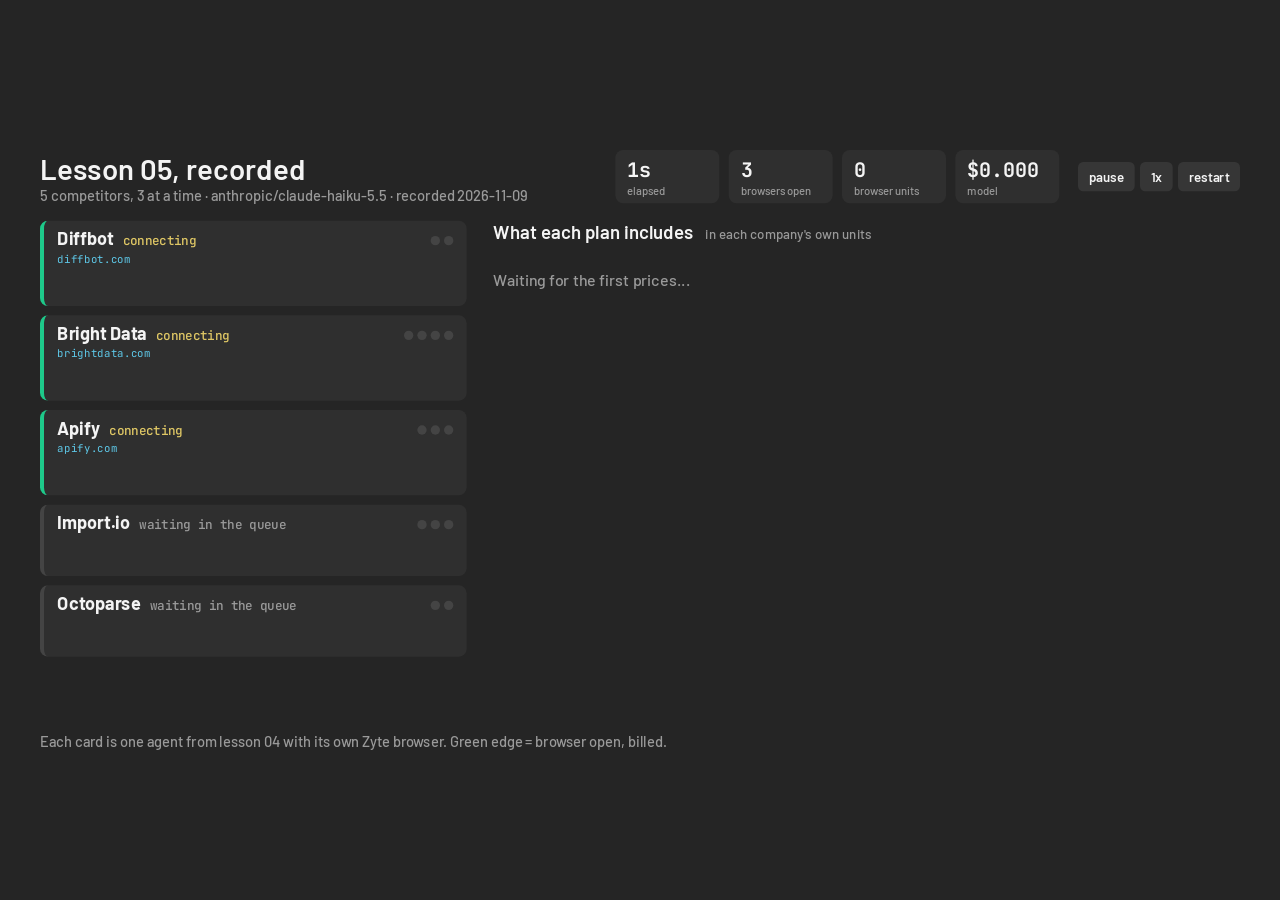
<file: deck/replay.html>
<!doctype html>
<html lang="en">
<head>
<meta charset="utf-8">
<meta name="viewport" content="width=device-width,initial-scale=1">
<title>Recorded run</title>
<link href="https://fonts.googleapis.com/css2?family=Barlow:wght@500;600;700&family=JetBrains+Mono:wght@400;500;700&display=swap" rel="stylesheet">
<style>
:root { --bg:#252525; --fg:#f4f4f4; --muted:#9a9a9a; --cyan:#5ec8e8; --yellow:#dfc765; --green:#1ec98a;
        --green-tint:#234d41; --red:#e5484d; --panel:#2f2f2f; --line:#3a3a3a; }
html, body { margin:0; height:100%; background:var(--bg); color:var(--fg); overflow:hidden; }
body { font-family:Barlow, system-ui, sans-serif; font-weight:500; }
.mono { font-family:"JetBrains Mono", monospace; }
#stage { position:absolute; left:50%; top:50%; width:1920px; height:980px; transform-origin:0 0; padding:40px 60px; box-sizing:border-box;
         display:flex; flex-direction:column; }

header { display:flex; align-items:center; gap:28px; margin-bottom:26px; }
header h1 { font-size:44px; font-weight:600; margin:0; }
header .sub { font-size:22px; color:var(--muted); }
.meters { margin-left:auto; display:flex; gap:14px; }
.meter { background:var(--panel); border-radius:12px; padding:10px 18px; min-width:120px; }
.meter b { display:block; font:700 30px "JetBrains Mono", monospace; }
.meter span { font-size:17px; color:var(--muted); }
.controls { display:flex; gap:8px; }
.controls button { font:600 20px Barlow, sans-serif; color:var(--fg); background:#ffffff14; border:0; border-radius:8px; padding:10px 16px; cursor:pointer; }
.controls button:hover { background:#ffffff28; }
.controls button.on { background:var(--green); color:#000; }

/* live view: agents left, plans filling in right */
.live { display:flex; gap:40px; flex:1; min-height:0; }
.agents { width:640px; flex:none; display:flex; flex-direction:column; gap:14px; }
.card { background:var(--panel); border-radius:12px; padding:10px 20px; border-left:6px solid #444; transition:border-color .3s; }
.card.running { border-left-color:var(--green); }
.card.done { border-left-color:#5a5a5a; }
.card.done .url { color:var(--muted); }
.card .top { display:flex; align-items:baseline; gap:14px; }
.card .name { font-size:27px; font-weight:700; }
.card .state { font:500 19px "JetBrains Mono", monospace; color:var(--yellow); }
.card.done .state { color:var(--green); }
.card.waiting .state { color:var(--muted); }
.card .url { font:400 16px "JetBrains Mono", monospace; color:var(--cyan); margin-top:4px; white-space:nowrap; overflow:hidden; text-overflow:ellipsis; }
.card .why { font-size:18px; color:#cfcfcf; font-style:italic; margin-top:4px; height:46px; overflow:hidden; display:-webkit-box; -webkit-line-clamp:2; -webkit-box-orient:vertical; }
.dots { display:flex; gap:6px; margin-left:auto; }
.dots i { width:14px; height:14px; border-radius:50%; background:#444; }
.dots i.on { background:var(--green); }

.plans { flex:1; min-width:0; display:flex; flex-direction:column; }
.plans h2 { font-size:28px; font-weight:600; margin:0 0 10px; }
.plans h2 span { font-size:20px; color:var(--muted); font-weight:500; margin-left:12px; }
table { border-collapse:collapse; width:100%; table-layout:fixed; }
td { padding:5px 14px 5px 0; border-bottom:1px solid var(--line); font-size:18px; white-space:nowrap; overflow:hidden; text-overflow:ellipsis; vertical-align:top; }
td.co { width:140px; color:var(--muted); }
td.pl { width:170px; font-weight:700; }
td.price { width:270px; font-family:"JetBrains Mono", monospace; font-size:16px; color:var(--yellow); }
td.inc { color:#d8d8d8; }
tr.new td { animation:flash 1.6s ease-out; }
@keyframes flash { from { background:#1ec98a44; } to { background:transparent; } }
.empty { color:var(--muted); font-size:24px; margin-top:30px; }

/* plans view: one column per company, what each plan includes */
.cols { display:flex; gap:22px; flex:1; min-height:0; }
.col { flex:1; min-width:0; display:flex; flex-direction:column; gap:10px; }
.col h3 { font-size:30px; margin:0 0 4px; }
.col h3 small { display:block; font:500 17px "JetBrains Mono", monospace; color:var(--cyan); margin-top:2px; }
.plan { background:var(--panel); border-radius:10px; padding:10px 16px; }
.plan .pn { display:flex; justify-content:space-between; gap:10px; font-size:22px; font-weight:700; }
.plan .pn span { font:500 17px "JetBrains Mono", monospace; color:var(--yellow); text-align:right; }
.plan ul { margin:6px 0 0; padding:0 0 0 18px; font-size:17px; line-height:1.3; color:#d4d4d4; }
.plan ul li::marker { color:var(--green); }
footer { font-size:22px; color:var(--muted); margin-top:auto; padding-top:12px; }
footer b { color:var(--fg); }
</style>
</head>
<body>
<div id="stage"></div>
<script src="run.js"></script>
<script>
// Plays back a recorded lesson 05 run (deck/run.js, made by deck/export_run.py) with its real timing.
// ?view=plans shows the end result instead: what each plan includes, one column per company.
// Keys when opened on its own: space pause/play, r restart, s speed. Inside the deck, keys go to the deck.
const stage = document.getElementById('stage');
const fit = () => { const s = Math.min(innerWidth / 1920, innerHeight / 980); stage.style.transform = `scale(${s}) translate(-50%, -50%)`; };
addEventListener('resize', fit); fit();
const params = new URLSearchParams(location.search), view = params.get('view') || 'live';
const embedded = window.parent !== window;
const esc = s => String(s ?? '').replace(/&/g, '&amp;').replace(/</g, '&lt;');
const h = (tag, cls, html = '') => { const e = document.createElement(tag); if (cls) e.className = cls; e.innerHTML = html; return e; };

const END = Math.max(...RUN.agents.map(a => a.end));
const stepsOf = site => RUN.steps.filter(s => s.site === site);
const stepTime = Object.fromEntries(RUN.steps.map(s => [`${s.site}#${s.step}`, s.t]));
// prices arrive with the step the model answered on
const priced = RUN.prices.map(p => ({ ...p, t: stepTime[`${p.site}#${p.step}`] ?? 0 }));

function shortPrice(p) {
  if (p.kind === 'free') return 'free';
  if (p.usd_month != null) return `$${+p.usd_month.toFixed(2)}/mo` + (p.billing === 'annual' ? ' annual' : '');
  return p.kind === 'custom' ? 'custom' : p.amount;
}
// one row per plan, like the dashboard: its prices, short, and everything it includes
function planRows(t) {
  const rows = new Map();
  for (const p of priced) {
    if (p.t > t) continue;
    const key = `${p.company}|${p.plan}`;
    const r = rows.get(key) || { key, company: p.company, plan: p.plan, prices: [], includes: [], order: Infinity, t: p.t };
    const sp = shortPrice(p); if (!r.prices.includes(sp)) r.prices.push(sp);
    // keep $ prices (monthly, annual); an 'as shown' oddity like a slider only when there is nothing else
    const dollars = r.prices.filter(x => /^\$\d/.test(x) || x === 'free' || x === 'custom');
    r.prices = dollars.length ? dollars : r.prices.slice(0, 1);
    p.includes.forEach(i => r.includes.includes(i) || r.includes.push(i));
    if (p.usd_month != null) r.order = Math.min(r.order, p.usd_month);
    if (p.kind === 'free') r.order = -1;
    rows.set(key, r);
  }
  const companies = RUN.agents.map(a => a.company);
  return [...rows.values()].sort((a, b) => companies.indexOf(a.company) - companies.indexOf(b.company) || a.order - b.order);
}

function agentState(a, t) {
  const done = stepsOf(a.site).filter(s => s.t <= t), last = done[done.length - 1];
  if (t < a.start) return { cls: 'waiting', state: 'waiting in the queue', done };
  if (t >= a.end) return { cls: 'done', state: a.status, done, last, final: true };
  if (!last) return { cls: 'running', state: t - a.start < 4 ? 'connecting' : 'step 1 · model is looking', done };
  const did = last.action === 'click' ? `click${last.link_text ? ` '${last.link_text}'` : ''}` : last.action;
  const looking = t - last.t > 2.5 && last.action !== 'done';
  return { cls: 'running', state: looking ? `step ${last.step + 1} · model is looking` : `step ${last.step} · ${did}`, done, last };
}

// ---------- live view ----------
let t = 0, playing = true, speed = +(params.get('speed') || 1), lastFrame = null;
function buildLive() {
  stage.innerHTML = `
    <header>
      <div><h1>Lesson 05, recorded</h1><div class="sub">${RUN.agents.length} competitors, 3 at a time · ${esc(RUN.model)} · recorded ${RUN.recorded.replace(/(\d{4})(\d\d)(\d\d)/, '$1-$2-$3')}</div></div>
      <div class="meters">
        <div class="meter"><b id="m-time">0s</b><span>elapsed</span></div>
        <div class="meter"><b id="m-open">0</b><span>browsers open</span></div>
        <div class="meter"><b id="m-units">0</b><span>browser units</span></div>
        <div class="meter"><b id="m-usd">$0</b><span>model</span></div>
      </div>
      <div class="controls"><button id="b-play">pause</button><button id="b-speed">${speed}x</button><button id="b-restart">restart</button></div>
    </header>
    <div class="live">
      <div class="agents" id="agents"></div>
      <div class="plans"><h2>What each plan includes <span>in each company's own units</span></h2>
        <table><tbody id="rows"></tbody></table><div class="empty" id="empty">Waiting for the first prices...</div></div>
    </div>
    <footer id="foot"></footer>`;
  const agentsEl = document.getElementById('agents');
  RUN.agents.forEach(a => {
    const c = h('div', 'card waiting');
    c.id = `a-${a.site}`;
    c.innerHTML = `<div class="top"><span class="name">${esc(a.company)}</span><span class="state"></span>
      <span class="dots">${Array.from({ length: a.steps }, () => '<i></i>').join('')}</span></div>
      <div class="url"></div><div class="why"></div>`;
    agentsEl.append(c);
  });
  document.getElementById('b-play').onclick = () => toggle();
  document.getElementById('b-speed').onclick = () => cycleSpeed();
  document.getElementById('b-restart').onclick = () => restart();
}
const shown = new Set();
function renderLive() {
  for (const a of RUN.agents) {
    const s = agentState(a, t), c = document.getElementById(`a-${a.site}`);
    c.className = `card ${s.cls}`;
    c.querySelector('.state').textContent = s.state;
    c.querySelectorAll('.dots i').forEach((d, i) => d.classList.toggle('on', i < s.done.length));
    // when it's done, the url line becomes the bill
    c.querySelector('.url').textContent = s.final ? `${a.steps} steps · browser ${Math.round(a.browser_seconds)}s = ${a.units} units · model $${a.model_usd.toFixed(4)}`
      : s.last ? s.last.url.replace(/^https?:\/\/(www\.)?/, '') : t >= a.start ? a.site : '';
    c.querySelector('.why').textContent = s.last ? s.last.why : '';
  }
  const open = RUN.agents.filter(a => t >= a.start && t < a.end).length;
  const units = RUN.agents.filter(a => t >= a.end).reduce((x, a) => x + a.units, 0);
  const usd = RUN.steps.filter(s => s.t <= t).reduce((x, s) => x + (s.model_usd || 0), 0);
  document.getElementById('m-time').textContent = `${Math.floor(t)}s`;
  document.getElementById('m-open').textContent = open;
  document.getElementById('m-units').textContent = units;
  document.getElementById('m-usd').textContent = `$${usd.toFixed(3)}`;

  const rows = planRows(t), body = document.getElementById('rows');
  document.getElementById('empty').style.display = rows.length ? 'none' : '';
  const sig = rows.map(r => r.key + r.prices.join() + r.includes.length).join('/');
  if (body.dataset.sig !== sig) {
    body.dataset.sig = sig; body.replaceChildren();
    rows.forEach(r => {
      const tr = h('tr', shown.has(r.key) ? '' : 'new');
      shown.add(r.key);
      tr.innerHTML = `<td class="co">${esc(r.company)}</td><td class="pl">${esc(r.plan)}</td><td class="price">${esc(r.prices.slice(0, 2).join(' · '))}</td><td class="inc">${esc(r.includes.slice(0, 3).join(' · '))}</td>`;
      body.append(tr);
    });
  }
  const browser = RUN.agents.reduce((x, a) => x + a.browser_seconds, 0);
  document.getElementById('foot').innerHTML = t >= END
    ? `<b>Done in ${Math.round(END)}s.</b> Browsers open ${Math.round(browser)}s in total, running 3 at a time saved ${Math.round(browser - END)}s. ${units} units, $${usd.toFixed(4)} for the model.`
    : 'Each card is one agent from lesson 04 with its own Zyte browser. Green edge = browser open, billed.';
}
function frame(now) {
  if (lastFrame != null && playing) t = Math.min(END, t + (now - lastFrame) / 1000 * speed);
  lastFrame = now;
  renderLive();
  if (t >= END && playing) setPlaying(false);
  requestAnimationFrame(frame);
}
function setPlaying(p) { playing = p; const b = document.getElementById('b-play'); if (b) b.textContent = p ? 'pause' : (t >= END ? 'replay' : 'play'); }
function toggle() { if (t >= END) return restart(); setPlaying(!playing); }
function restart() { t = 0; shown.clear(); document.getElementById('rows').dataset.sig = ''; setPlaying(true); }
function cycleSpeed() { speed = { 1: 2, 2: 4, 4: 1 }[speed] || 1; document.getElementById('b-speed').textContent = `${speed}x`; }

// ---------- plans view: the end result ----------
function buildPlans() {
  const rows = planRows(Infinity);
  stage.innerHTML = `<header><div><h1>What each plan includes</h1>
    <div class="sub">In each company's own units, as their pricing page says it. Found by the agents in the recorded run.</div></div></header>`;
  const cols = h('div', 'cols');
  RUN.agents.forEach(a => {
    const col = h('div', 'col', `<h3>${esc(a.company)}<small>${esc(a.site)}</small></h3>`);
    rows.filter(r => r.company === a.company).forEach(r => col.append(h('div', 'plan',
      `<div class="pn">${esc(r.plan)}<span>${esc(r.prices.slice(0, 2).join(' · '))}</span></div>
       <ul>${r.includes.slice(0, 3).map(i => `<li>${esc(i)}</li>`).join('')}</ul>`)));
    cols.append(col);
  });
  stage.append(cols, h('footer', '', 'Credits, queries, tasks, prepaid dollars: every company sells a different unit, so plans compare on what you get, not on one price per request.'));
}

// keys: standalone the page handles them, inside the deck they go up to the deck
addEventListener('keydown', e => {
  if (embedded) { e.preventDefault(); parent.postMessage({ deckKey: e.key }, '*'); return; }
  if (view !== 'live') return;
  if (e.key === ' ') { e.preventDefault(); toggle(); }
  if (e.key === 'r') restart();
  if (e.key === 's') cycleSpeed();
});

document.fonts.ready.then(() => {
  if (view === 'plans') buildPlans();
  else { buildLive(); requestAnimationFrame(frame); }
});
</script>
</body>
</html>
</file>
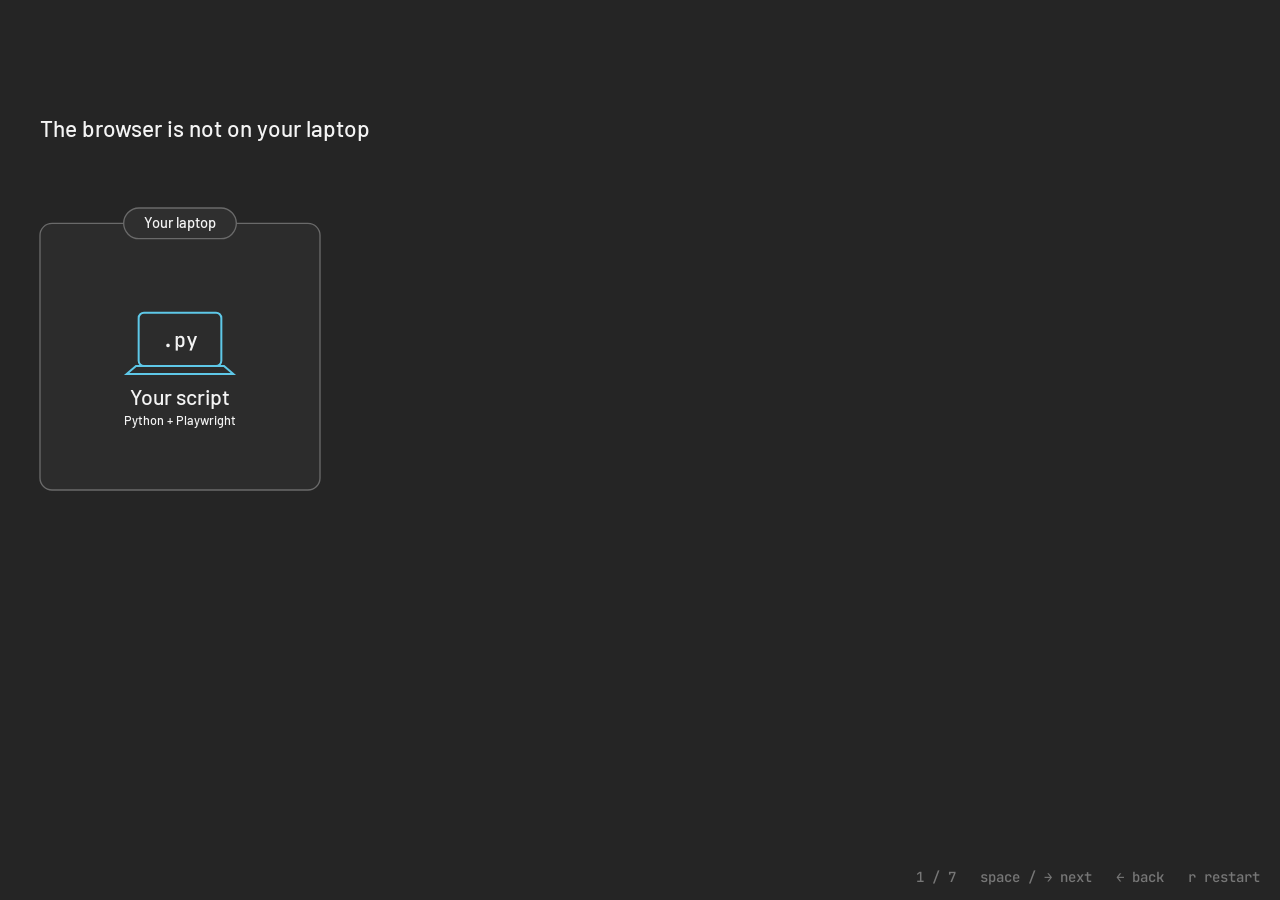
<file: diagrams/01-model.html>
<!doctype html>
<html lang="en">
<head>
<meta charset="utf-8">
<meta name="viewport" content="width=device-width,initial-scale=1">
<title>The browser is not on your laptop</title>
<link href="https://fonts.googleapis.com/css2?family=Barlow:wght@500;600&family=JetBrains+Mono:wght@500&display=swap" rel="stylesheet">
<link href="diagram.css" rel="stylesheet">
</head>
<body>
<svg id="stage" viewBox="0 0 1920 1080" preserveAspectRatio="xMidYMid meet"></svg>
<div class="hud"><span id="step"></span> &nbsp; space / → next &nbsp; ← back &nbsp; r restart</div>
<script src="https://cdn.jsdelivr.net/npm/gsap@3.13.0/dist/gsap.min.js"></script>
<script src="diagram.js"></script>
<script>
// Lesson 01, the mental model: your script on the laptop, a real Chrome in Zyte's cloud behind a proxy, the website,
// and the model on the side. Built part by part: who talks to whom, over what.
const { el, txt, pill, arrow, pop, icon, run } = D;
const X = { script: 270, browser: 840, proxy: 1250, site: 1720 }, Y = 380;

run((tl, api) => {
  const { stop } = api;
  txt('The browser is not on your laptop', { x: 60, y: 70, 'font-size': 34, fill: '#cfcfcf' });

  // groups drawn first so they sit behind
  const laptop = el('g', { opacity: 0 });
  el('rect', { x: 60, y: 200, width: 420, height: 400, rx: 18, fill: '#ffffff08', stroke: '#6a6a6a', 'stroke-width': 2 }, laptop);
  pill(laptop, 270, 200, 'Your laptop', { stroke: '#6a6a6a', fill: 'var(--panel)', color: '#cfcfcf', size: 22 }).open();
  const cloud = el('g', { opacity: 0 });
  el('rect', { x: 620, y: 130, width: 860, height: 640, rx: 18, fill: '#234d4155', stroke: 'var(--green)', 'stroke-opacity': 0.5, 'stroke-width': 2 }, cloud);
  pill(cloud, 1050, 130, 'Zyte cloud', { stroke: 'var(--green)', fill: 'var(--green-tint)', color: 'var(--green)', size: 22 }).open();

  const part = (k, name, sub) => {
    const g = el('g', { opacity: 0 });
    icon[k](g, X[k], Y);
    txt(name, { x: X[k], y: Y + 92, 'text-anchor': 'middle', 'font-size': 32 }, g);
    if (sub) txt(sub, { x: X[k], y: Y + 122, 'text-anchor': 'middle', 'font-size': 19, fill: 'var(--muted)' }, g);
    return g;
  };
  const script = part('script', 'Your script', 'Python + Playwright');
  const browser = part('browser', 'Zyte browser', 'real Chrome, one per session');
  const proxy = part('proxy', 'Proxy', 'where the site thinks you are');
  const site = part('site', 'Website', '');
  const tag = (x, y, s, kind = 'yellow') => pill(undefined, x, y, s, kind === 'yellow'
    ? { stroke: 'var(--yellow)', fill: 'var(--olive)', color: '#fff2b0', size: 20 }
    : { stroke: 'var(--red)', fill: 'var(--red-tint)', color: '#ffb4b4', size: 20 });

  // phase 0: your script, on your laptop
  tl.to(laptop, { opacity: 1, duration: 0.4 }, 0);
  pop(tl, script, 0.2);
  stop();

  // phase 1: it connects to a Chrome in Zyte's cloud, over CDP on a WebSocket
  tl.to(cloud, { opacity: 1, duration: 0.4 });
  pop(tl, browser, '<0.1');
  arrow({ x1: 370, y1: 350, x2: 760, y2: 350, label: 'CDP over a WebSocket', labelSize: 22, code: 'wss://browser.zyte.com' })(tl);
  stop();

  // phase 2: Chrome does the unblocking
  ['fingerprint, TLS', 'CAPTCHAs', 'challenges like Cloudflare'].forEach((s, i) => tag(X.browser, 580 + i * 56, s).show(tl, i ? '-=0.15' : undefined));
  stop();

  // phase 3: the first page decides the proxy, the request goes out from there
  pop(tl, proxy);
  arrow({ x1: 920, y1: Y, x2: 1165, y2: Y })(tl);
  ['datacenter or residential', 'and a country'].forEach((s, i) => tag(X.proxy, 580 + i * 56, s).show(tl, i ? '-=0.15' : undefined));
  pop(tl, site);
  arrow({ x1: 1335, y1: Y, x2: 1650, y2: Y })(tl);
  stop();

  // phase 4: what comes back to your script. The site never sees your laptop
  arrow({ x1: 760, y1: 430, x2: 370, y2: 430, label: 'screenshot, HTML', labelSize: 22, dashed: true })(tl);
  tag(X.site, 580, '✕  never sees your laptop', 'red').show(tl);
  stop();

  // phase 5: the model, from lesson 03. It gets what the script captured, it answers with a decision
  const model = el('g', { opacity: 0 });
  icon.model(model, X.script, 920);
  txt('Model, via OpenRouter', { x: 370, y: 912, 'font-size': 28 }, model);
  txt('from lesson 03 · never touches the browser', { x: 370, y: 944, 'font-size': 19, fill: 'var(--muted)' }, model);
  pop(tl, model);
  arrow({ x1: 220, y1: 560, x2: 220, y2: 850 })(tl);
  pill(undefined, 220, 690, 'screenshot + markdown', { size: 19 }).show(tl, '-=0.2');
  arrow({ x1: 330, y1: 850, x2: 330, y2: 560, dashed: true })(tl);
  pill(undefined, 330, 760, 'what to click', { size: 19 }).show(tl, '-=0.2');
  stop();

  // phase 6: what that means for your code
  const note = el('g', { opacity: 0 });
  el('rect', { x: 1000, y: 840, width: 860, height: 150, rx: 14, fill: '#2a2a2a', stroke: '#6a6a6a', 'stroke-width': 2 }, note);
  txt('CDP is what Chrome DevTools speaks.', { x: 1028, y: 886, 'font-size': 24 }, note);
  txt('connect_over_cdp(...)', { x: 1028, y: 928, 'font-size': 22, class: 'mono', fill: 'var(--yellow)' }, note);
  txt('→ a normal Playwright page, just running somewhere else', { x: 1028, y: 964, 'font-size': 21, fill: '#cfcfcf' }, note);
  pop(tl, note);
  stop();
});
</script>
</body>
</html>
</file>
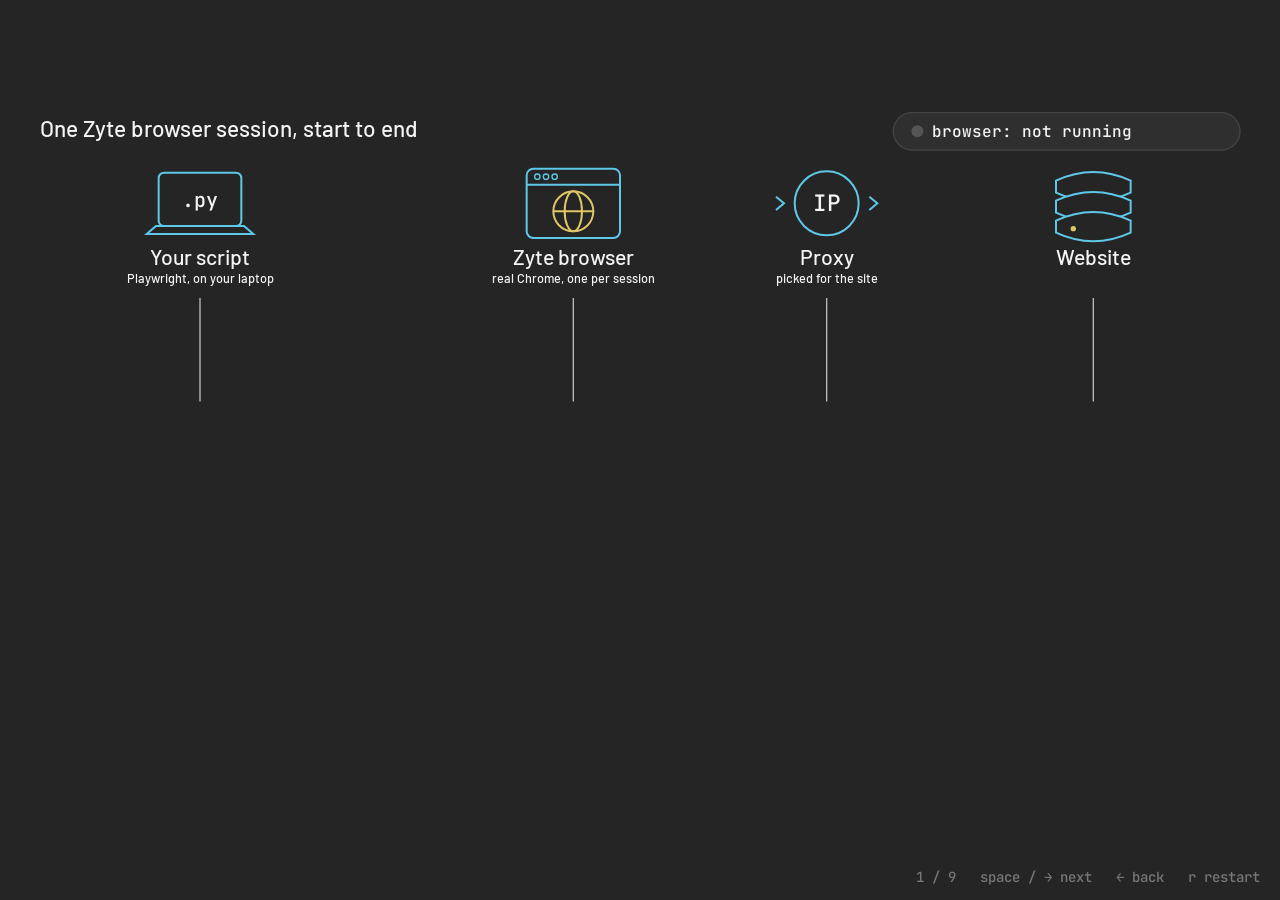
<file: diagrams/01-session.html>
<!doctype html>
<html lang="en">
<head>
<meta charset="utf-8">
<meta name="viewport" content="width=device-width,initial-scale=1">
<title>One Zyte session</title>
<link href="https://fonts.googleapis.com/css2?family=Barlow:wght@500;600&family=JetBrains+Mono:wght@500&display=swap" rel="stylesheet">
<link href="diagram.css" rel="stylesheet">
</head>
<body>
<svg id="stage" viewBox="0 0 1920 1080" preserveAspectRatio="xMidYMid meet"></svg>
<div class="hud"><span id="step"></span> &nbsp; space / → next &nbsp; ← back &nbsp; r restart</div>
<script src="https://cdn.jsdelivr.net/npm/gsap@3.13.0/dist/gsap.min.js"></script>
<script src="diagram.js"></script>
<script>
// Lesson 01: one Zyte browser session, start to end, as a sequence diagram built phase by phase.
const { el, txt, pill, arrow, pop, icon, run } = D;
const C = { script: 300, browser: 860, proxy: 1240, site: 1640 };   // lifeline x
const TOP = 300, BOTTOM = 1010, BAR_TOP = 322;
const msg = (from, to, y, label, opts = {}) => arrow({ x1: C[from], y1: y, x2: C[to], y2: y, label, ...opts });

run((tl, api) => {
  const { stop, say } = api;
  // header: title top left, the billing meter top right
  txt('One Zyte browser session, start to end', { x: 60, y: 70, 'font-size': 34, fill: '#cfcfcf' });
  el('rect', { x: 1340, y: 34, width: 520, height: 56, rx: 28, fill: 'var(--panel)', stroke: '#444', 'stroke-width': 2 });
  const led = el('circle', { cx: 1376, cy: 62, r: 9, fill: '#555' });
  const meter = txt('browser: not running', { x: 1398, y: 71, 'font-size': 24, class: 'mono', fill: 'var(--muted)' });
  const clock = { s: 0 }, open = { from: Infinity, to: Infinity };
  api.refresh = t => { if (t >= open.from && t < open.to) meter.textContent = `open ${clock.s.toFixed(1)} s · billing`; };

  // the Zyte cloud group, drawn first so it sits behind everything
  const cloud = el('g', { opacity: 0 });
  el('rect', { x: 690, y: 104, width: 740, height: 930, rx: 18, fill: '#234d4155', stroke: 'var(--green)', 'stroke-opacity': 0.5, 'stroke-width': 2 }, cloud);
  pill(cloud, 1060, 104, 'Zyte cloud', { stroke: 'var(--green)', fill: 'var(--green-tint)', color: 'var(--green)', size: 22 }).open();

  // actors and lifelines
  const actors = [
    ['script', 'Your script', 'Playwright, on your laptop'],
    ['browser', 'Zyte browser', 'real Chrome, one per session'],
    ['proxy', 'Proxy', 'picked for the site'],
    ['site', 'Website', ''],
  ].map(([k, name, sub]) => {
    const g = el('g', { opacity: 0 });
    icon[k](g, C[k], 170);
    txt(name, { x: C[k], y: 262, 'text-anchor': 'middle', 'font-size': 32 }, g);
    if (sub) txt(sub, { x: C[k], y: 290, 'text-anchor': 'middle', 'font-size': 19, fill: 'var(--muted)' }, g);
    const life = el('line', { x1: C[k], y1: TOP + 12, x2: C[k], y2: TOP + 12, stroke: '#bdbdbd', 'stroke-width': 2 });
    return { g, life };
  });
  // while the session is open, a green bar grows down the browser's lifeline: that's what you pay for
  const bar = el('rect', { x: C.browser - 9, y: BAR_TOP, width: 18, height: 0, rx: 4, fill: 'var(--green)', opacity: 0.85 });
  const tick = (to, barTo, dur = 0.6) => {
    tl.to(clock, { s: to, duration: dur, ease: 'none' }, '<');
    tl.to(bar, { attr: { height: barTo - BAR_TOP }, duration: dur, ease: 'none' }, '<');
  };

  // phase 0: the four parts
  actors.forEach(({ g }, i) => pop(tl, g, i * 0.18));
  actors.forEach(({ life }) => tl.to(life, { attr: { y2: BOTTOM }, duration: 0.6, ease: 'power1.inOut' }, 0.9));
  tl.to(cloud, { opacity: 1, duration: 0.5 }, 1.4);
  stop();

  // phase 1: connect, the session and billing start
  msg('script', 'browser', 340, 'connect (API key, ttl=120)', { code: 'Browser.getVersion' })(tl);
  open.from = tl.duration();
  tl.to(led, { fill: 'var(--green)', duration: 0.2 }).to(meter, { fill: 'var(--green)', duration: 0.2 }, '<');
  tick(2.1, 342, 0.3);
  stop();

  // phase 2: go to the first page
  msg('script', 'browser', 420, 'go to url (first page)', { code: 'Page.navigate' })(tl);
  tick(2.4, 430);
  stop();

  // phase 3: the first page decides the proxy
  const pick = pill(undefined, (C.browser + C.proxy) / 2, 494, 'proxy picked for this site: datacenter, IE',
                    { stroke: 'var(--yellow)', fill: 'var(--olive)', color: '#fff2b0', size: 22 });
  const ring = el('circle', { cx: C.proxy, cy: 170, r: 64, fill: 'none', stroke: 'var(--yellow)', 'stroke-width': 3, opacity: 0 });
  pick.show(tl);
  tl.to(ring, { opacity: 1, duration: 0.3 }, '<');
  tick(2.6, 500, 0.3);
  stop();

  // phase 4: the request goes out through the proxy
  msg('browser', 'proxy', 560, 'request page')(tl);
  msg('proxy', 'site', 620, 'from the proxy IP')(tl);
  tl.to(ring, { opacity: 0, duration: 0.3 }, '<');
  tick(3.0, 630);
  stop();

  // phase 5: the site answers with a challenge, Zyte handles it, the real page comes back
  msg('site', 'browser', 690, null, { dashed: true })(tl);
  const mid = (C.site + C.browser) / 2;
  const chal = pill(undefined, mid, 690, '✕  challenge page', { stroke: 'var(--red)', fill: 'var(--red-tint)', color: '#ffb4b4' });
  const ok = pill(undefined, mid, 690, '✓  HTML, JS, images', { stroke: 'var(--green)', fill: 'var(--green-tint)', color: '#9ff0cc' });
  const handled = txt('handled by Zyte: fingerprint, CAPTCHA, Cloudflare', { x: mid, y: 736, 'text-anchor': 'middle',
                       'font-size': 19, fill: 'var(--muted)', class: 'halo', opacity: 0 });
  chal.show(tl);
  tl.to({}, { duration: 0.6 });
  tl.to(chal.g, { opacity: 0, duration: 0.2 });
  ok.show(tl);
  tl.to(handled, { opacity: 1, duration: 0.3 }, '<');
  tick(4.2, 700, 1.4);
  stop();

  // phase 6: page loaded, back to your script
  msg('browser', 'script', 780, 'page loaded', { dashed: true })(tl);
  tick(4.5, 790, 0.4);
  stop();

  // phase 7: capture what the model will read in lesson 03
  msg('script', 'browser', 850, 'screenshot, get HTML', { code: 'Page.captureScreenshot' })(tl);
  msg('browser', 'script', 930, 'jpg, HTML', { dashed: true })(tl);
  tick(5.4, 935);
  stop();

  // phase 8: close, billing stops
  msg('script', 'browser', 990, 'Browser.close', { color: 'var(--red)' })(tl);
  tick(5.6, 996, 0.3);
  open.to = tl.duration() - 0.1;
  say(meter, 'closed · 5.6 s = 1 unit', open.to);
  tl.to(led, { fill: '#555', duration: 0.2 });
  tl.to(bar, { opacity: 0.45, duration: 0.3 }, '<');
  stop();
});
</script>
</body>
</html>
</file>
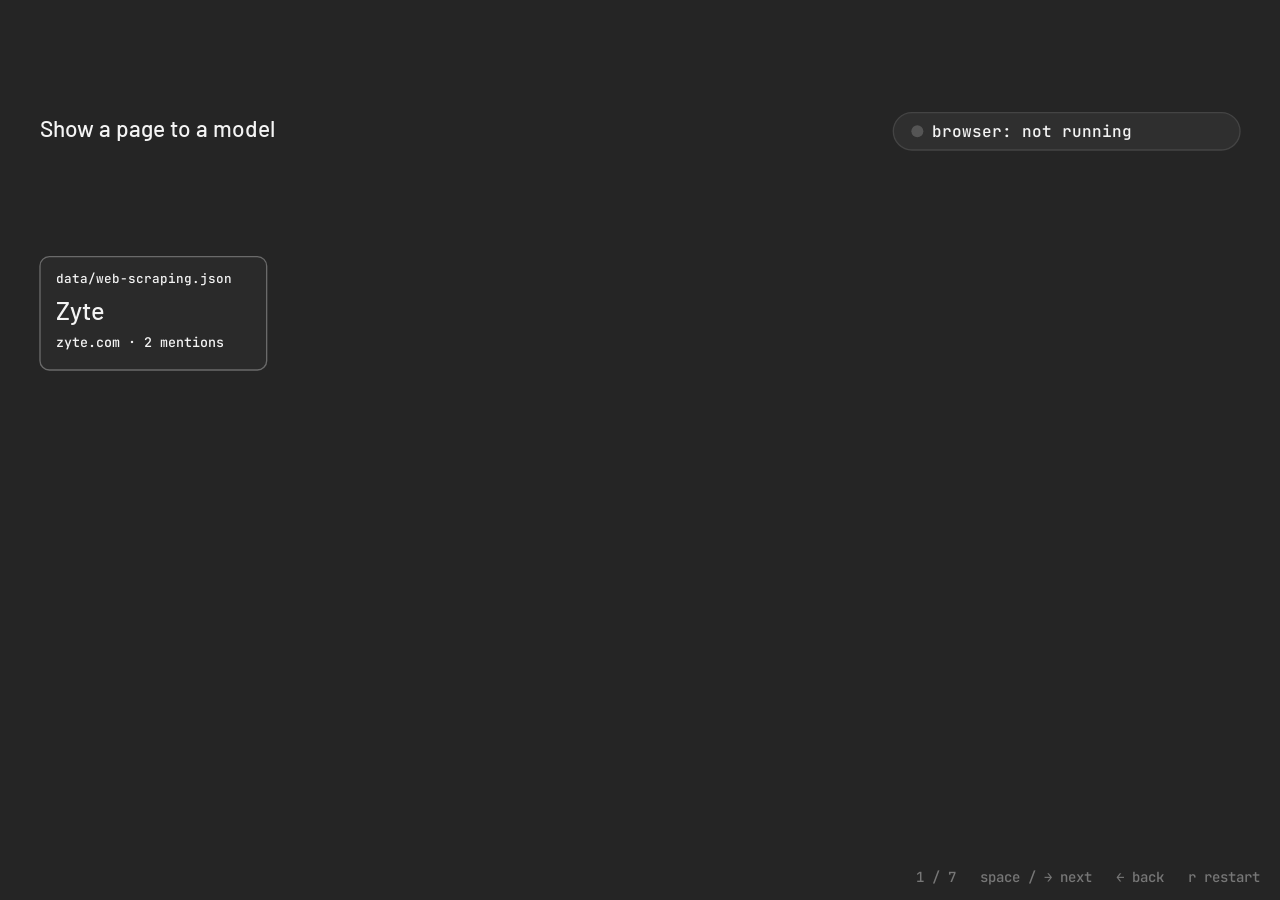
<file: diagrams/03-describe.html>
<!doctype html>
<html lang="en">
<head>
<meta charset="utf-8">
<meta name="viewport" content="width=device-width,initial-scale=1">
<title>Show a page to a model</title>
<link href="https://fonts.googleapis.com/css2?family=Barlow:wght@500;600&family=JetBrains+Mono:wght@500&display=swap" rel="stylesheet">
<link href="diagram.css" rel="stylesheet">
</head>
<body>
<svg id="stage" viewBox="0 0 1920 1080" preserveAspectRatio="xMidYMid meet"></svg>
<div class="hud"><span id="step"></span> &nbsp; space / → next &nbsp; ← back &nbsp; r restart</div>
<script src="https://cdn.jsdelivr.net/npm/gsap@3.13.0/dist/gsap.min.js"></script>
<script src="diagram.js"></script>
<script>
// Lesson 03: open the zyte.com homepage in a Zyte browser, capture it, close the browser, then ask the model what it is.
// Numbers from a real run of describe.py (2026-11-10, output/03/zyte.com/). The page is assets/zyte-01.jpg, the same
// homepage screenshot 04-agent-loop.html starts from. Tag numbers are real ones from that run's links.txt.
const { el, txt, pill, arrow, pop, icon, run } = D;

run((tl, api) => {
  const { stop, say } = api;
  txt('Show a page to a model', { x: 60, y: 70, 'font-size': 34, fill: '#cfcfcf' });
  el('rect', { x: 1340, y: 34, width: 520, height: 56, rx: 28, fill: 'var(--panel)', stroke: '#444', 'stroke-width': 2 });
  const led = el('circle', { cx: 1376, cy: 62, r: 9, fill: '#555' });
  const meter = txt('browser: not running', { x: 1398, y: 71, 'font-size': 24, class: 'mono', fill: 'var(--muted)' });
  const clock = { s: 0 }, open = { from: Infinity, to: Infinity };
  api.refresh = t => { if (t >= open.from && t < open.to) meter.textContent = `open ${clock.s.toFixed(1)} s · billing`; };

  // ── left: where the company comes from ──
  const list = el('g', { opacity: 0 });
  el('rect', { x: 60, y: 250, width: 340, height: 170, rx: 14, fill: '#2a2a2a', stroke: '#6a6a6a', 'stroke-width': 2 }, list);
  txt('data/web-scraping.json', { x: 84, y: 290, 'font-size': 19, class: 'mono', fill: 'var(--muted)' }, list);
  txt('Zyte', { x: 84, y: 345, 'font-size': 38, 'font-weight': 600 }, list);
  txt('zyte.com · 2 mentions', { x: 84, y: 385, 'font-size': 20, class: 'mono', fill: 'var(--cyan)' }, list);

  // ── middle: the Zyte browser showing the real homepage ──
  const SX = 492, SY = 224, SW = 576, SH = 283, k = SW / 1920;          // screenshot box; k maps screenshot px to here
  const at = (x, y) => [SX + x * k, SY + y * k];
  const cloud = el('g', { opacity: 0 });
  const cloudBox = el('rect', { x: 460, y: 130, width: 640, height: 420, rx: 18, fill: '#234d4155', stroke: 'var(--green)', 'stroke-opacity': 0.5, 'stroke-width': 2 }, cloud);
  pill(cloud, 780, 130, 'Zyte browser', { stroke: 'var(--green)', fill: 'var(--green-tint)', color: 'var(--green)', size: 22 }).open();
  const win = el('g', { opacity: 0 });
  el('rect', { x: 490, y: 180, width: 580, height: SH + 46, rx: 12, fill: '#1c1c1c', stroke: 'var(--cyan)', 'stroke-width': 3 }, win);
  el('line', { x1: 490, y1: 222, x2: 1070, y2: 222, stroke: 'var(--cyan)', 'stroke-width': 2 }, win);
  [0, 1, 2].forEach(i => el('circle', { cx: 514 + i * 18, cy: 201, r: 6, fill: 'none', stroke: 'var(--cyan)', 'stroke-width': 2 }, win));
  el('rect', { x: 580, y: 188, width: 440, height: 26, rx: 13, fill: '#2c2c2c' }, win);
  const url = txt('', { x: 598, y: 207, 'font-size': 17, class: 'mono', fill: '#cfcfcf' }, win);
  el('rect', { x: SX, y: SY, width: SW, height: SH }, el('clipPath', { id: 'screen' }));
  const page = el('image', { href: 'assets/zyte-01.jpg', x: SX, y: SY, width: SW, height: SH, opacity: 0, 'clip-path': 'url(#screen)' }, win);
  // numbered tags our capture puts on links and buttons (real numbers from links.txt; 76 is the Pricing link)
  const tags = el('g', { opacity: 0 }, win);
  [[1433, 37, 6], [238, 116, 9], [455, 116, 76], [686, 116, 13], [1441, 116, 15], [1561, 116, 16], [1738, 116, 17],
   [620, 572, 21], [1609, 783, 3], [1609, 896, 5]].forEach(([sx, sy, n]) => {
    const [x, y] = at(sx, sy);
    el('rect', { x: x - 17, y: y - 11, width: 34, height: 22, rx: 5, fill: 'var(--yellow)' }, tags);
    txt(String(n), { x, y: y + 5, 'text-anchor': 'middle', 'font-size': 14, class: 'mono', fill: '#1c1c1c' }, tags);
  });
  const [px, py] = at(455, 116);
  const flash = el('rect', { x: SX, y: SY, width: SW, height: SH, fill: '#fff', opacity: 0 });
  const closed = pill(undefined, 780, 400, 'Browser.close · billing stops', { stroke: 'var(--red)', fill: 'var(--red-tint)', color: '#ffb4b4', size: 24 });

  // ── bottom middle: one message to the model ──
  const msgBox = el('g', { opacity: 0 });
  el('rect', { x: 470, y: 680, width: 620, height: 300, rx: 14, fill: '#2a2a2a', stroke: '#6a6a6a', 'stroke-width': 2, 'stroke-dasharray': '8 6' }, msgBox);
  txt('one message to the model', { x: 494, y: 716, 'font-size': 20, fill: 'var(--muted)' }, msgBox);
  const chips = [
    ['screenshot', '101 KB jpeg · layout, cards, banners'],
    ['markdown', 'HTML 580 KB → 58 KB · first 30k chars sent'],
    ['numbered links', '125 · so it says "76", not a URL'],
  ].map(([s, sub], i) => {
    const y = 770 + i * 62;
    const p = pill(undefined, 590, y, s, { size: 21, stroke: 'var(--cyan)', color: 'var(--cyan)', fill: 'var(--bg)' });
    const t = txt(sub, { x: 700, y: y + 7, 'font-size': 19, fill: '#cfcfcf', opacity: 0 });
    return { p, t };
  });
  const schema = txt('+ instructions + the answer shape (JSON schema)', { x: 494, y: 958, 'font-size': 18, fill: 'var(--muted)', opacity: 0 });

  // ── right: the model and its answer ──
  const model = el('g', { opacity: 0 });
  icon.model(model, 1320, 830);
  txt('Haiku, via OpenRouter', { x: 1320, y: 935, 'text-anchor': 'middle', 'font-size': 24 }, model);
  const cost = txt('3.8 s · 24,159 tokens in · $0.0025', { x: 1320, y: 966, 'text-anchor': 'middle', 'font-size': 18, class: 'mono', fill: 'var(--yellow)' }, model);
  const ans = el('g', { opacity: 0 });
  el('rect', { x: 1380, y: 180, width: 480, height: 356, rx: 14, fill: '#2a2a2a', stroke: '#6a6a6a', 'stroke-width': 2 }, ans);
  txt('answer (JSON)', { x: 1404, y: 218, 'font-size': 24, 'font-weight': 600, fill: '#fff' }, ans);
  const lines = ['company: "Zyte"', 'page_type: "home"', 'prices: []', 'why: "... the nav item itself is', '      a dropdown button, so the', '      direct pricing URL link 76', '      is the best choice."', 'pricing_link: 76']
    .map((s, i) => txt(s, { x: 1404, y: 262 + i * 36, 'font-size': 21, class: 'mono pre', fill: i === 7 ? 'var(--yellow)' : '#e6e6e6', opacity: 0 }, ans));
  const ours = pill(undefined, 1620, 590, "our code: 76 → 'Pricing' · www.zyte.com/pricing/", { stroke: 'var(--green)', fill: 'var(--green-tint)', color: '#9ff0cc', size: 20 });
  const next = txt("that's the click lesson 04 will make", { x: 1620, y: 642, 'text-anchor': 'middle', 'font-size': 19, fill: 'var(--muted)', opacity: 0 });
  const ring = el('rect', { x: px - 26, y: py - 18, width: 52, height: 36, rx: 8, fill: 'none', stroke: 'var(--yellow)', 'stroke-width': 4, opacity: 0 });

  // phase 0: the company from lesson 02
  pop(tl, list, 0);
  stop();

  // phase 1: connect, open the homepage. The browser runs, billing starts
  tl.to(cloud, { opacity: 1, duration: 0.4 });
  pop(tl, win, '<0.1');
  arrow({ x1: 400, y1: 335, x2: 485, y2: 335 })(tl);
  open.from = tl.duration();
  tl.to(led, { fill: 'var(--green)', duration: 0.2 }).to(meter, { fill: 'var(--green)', duration: 0.2 }, '<');
  say(url, 'https://zyte.com/');
  tl.to(page, { opacity: 1, duration: 0.5 });
  tl.to(clock, { s: 9.1, duration: 0.6, ease: 'none' }, '<');
  say(url, 'https://www.zyte.com/');
  stop();

  // phase 2: capture: screenshot, the page as markdown, numbered links
  tl.to(flash, { opacity: 0.5, duration: 0.08 }).to(flash, { opacity: 0, duration: 0.3 });
  tl.to(msgBox, { opacity: 1, duration: 0.3 }, '<');
  chips[0].p.show(tl); tl.to(chips[0].t, { opacity: 1, duration: 0.3 }, '<');
  tl.to(clock, { s: 15.2, duration: 0.5, ease: 'none' }, '<');
  chips[1].p.show(tl); tl.to(chips[1].t, { opacity: 1, duration: 0.3 }, '<');
  tl.to(clock, { s: 17.1, duration: 0.4, ease: 'none' }, '<');
  tl.to(tags, { opacity: 1, duration: 0.3 });
  chips[2].p.show(tl); tl.to(chips[2].t, { opacity: 1, duration: 0.3 }, '<');
  tl.to(clock, { s: 18.0, duration: 0.4, ease: 'none' }, '<');
  stop();

  // phase 3: close before asking. A slow model doesn't keep a browser open
  tl.to(clock, { s: 18.7, duration: 0.3, ease: 'none' });
  open.to = tl.duration();
  say(meter, 'closed · open 18.7 s = 2 units', open.to);
  tl.to(led, { fill: '#555', duration: 0.2 }).to(meter, { fill: 'var(--muted)', duration: 0.2 }, '<');
  tl.to(win, { opacity: 0.3, duration: 0.4 }, '<');
  tl.to(cloudBox, { stroke: '#6a6a6a', fill: '#ffffff06', duration: 0.4 }, '<');
  closed.show(tl);
  stop();

  // phase 4: the message goes to the model
  tl.to(schema, { opacity: 1, duration: 0.3 });
  pop(tl, model);
  arrow({ x1: 1090, y1: 830, x2: 1240, y2: 830 })(tl);
  stop();

  // phase 5: its answer, in the shape we asked for
  tl.to(ans, { opacity: 1, duration: 0.3 });
  arrow({ x1: 1350, y1: 755, x2: 1470, y2: 544, dashed: true })(tl, '<');
  lines.forEach((l, i) => tl.to(l, { opacity: 1, duration: 0.2 }, i ? '-=0.05' : undefined));
  stop();

  // phase 6: our code looks up 76 in its own list
  ours.show(tl);
  tl.to(next, { opacity: 1, duration: 0.3 });
  tl.to(win, { opacity: 0.75, duration: 0.3 }, '<');
  tl.to(ring, { opacity: 1, duration: 0.3 }, '<');
  stop();
});
</script>
</body>
</html>
</file>
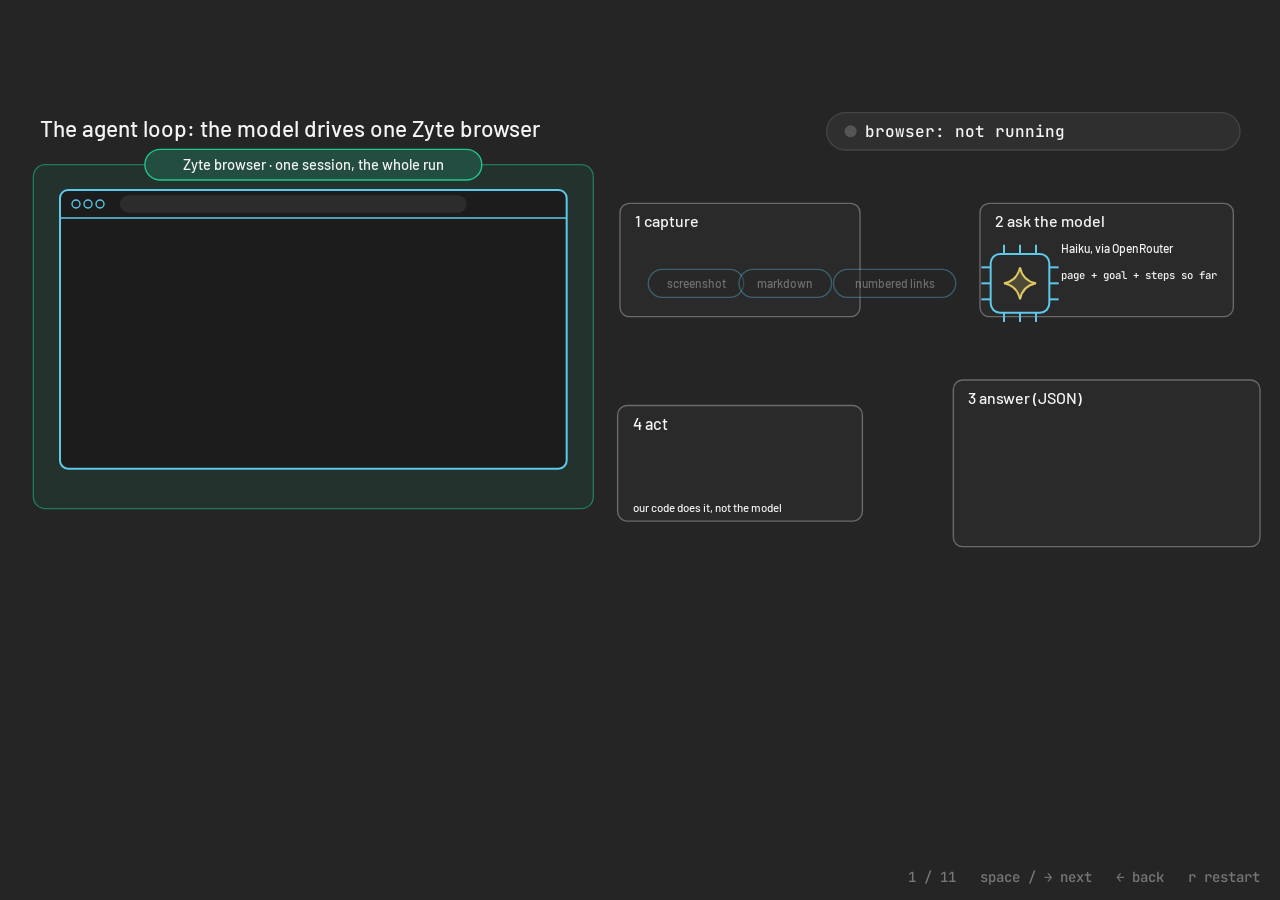
<file: diagrams/04-agent-loop.html>
<!doctype html>
<html lang="en">
<head>
<meta charset="utf-8">
<meta name="viewport" content="width=device-width,initial-scale=1">
<title>The agent loop</title>
<link href="https://fonts.googleapis.com/css2?family=Barlow:wght@500;600&family=JetBrains+Mono:wght@500&display=swap" rel="stylesheet">
<link href="diagram.css" rel="stylesheet">
</head>
<body>
<svg id="stage" viewBox="0 0 1920 1080" preserveAspectRatio="xMidYMid meet"></svg>
<div class="hud"><span id="step"></span> &nbsp; space / → next &nbsp; ← back &nbsp; r restart</div>
<script src="https://cdn.jsdelivr.net/npm/gsap@3.13.0/dist/gsap.min.js"></script>
<script src="diagram.js"></script>
<script>
// Lesson 04: the agent loop, on a recorded run on zyte.com (output/04/zyte.com/journey.jsonl and its screenshots):
// click 76 'Pricing', click 5 'Reject all' on the cookie banner, scroll, done. Timings from its trace.zip.
// One browser for the whole run, the model only ever says what to do next, our code does it.
const { el, txt, pill, arrow, pop, icon, run } = D;

run((tl, api) => {
  const { stop, say } = api;

  // header and meter
  txt('The agent loop: the model drives one Zyte browser', { x: 60, y: 70, 'font-size': 34, fill: '#cfcfcf' });
  el('rect', { x: 1240, y: 34, width: 620, height: 56, rx: 28, fill: 'var(--panel)', stroke: '#444', 'stroke-width': 2 });
  const led = el('circle', { cx: 1276, cy: 62, r: 9, fill: '#555' });
  const meter = txt('browser: not running', { x: 1298, y: 71, 'font-size': 24, class: 'mono', fill: 'var(--muted)' });
  const m = { s: 0, usd: 0, step: 0 }, open = { from: Infinity, to: Infinity };
  api.refresh = t => {
    if (t >= open.from && t < open.to)
      meter.textContent = `step ${Math.round(m.step)} · open ${m.s.toFixed(1)} s · $${m.usd.toFixed(4)}`;
  };

  // ── left: the Zyte browser, showing the screenshots the model got at each step ──
  const SX = 92, SY = 193, SW = 756, SH = 372, k = SW / 1920;          // screenshot box; k maps screenshot px to here
  const at = (x, y) => [SX + x * k, SY + y * k];
  const cloud = el('g', { opacity: 0 });
  el('rect', { x: 50, y: 112, width: 840, height: 516, rx: 18, fill: '#234d4155', stroke: 'var(--green)', 'stroke-opacity': 0.5, 'stroke-width': 2 }, cloud);
  pill(cloud, 470, 112, 'Zyte browser · one session, the whole run', { stroke: 'var(--green)', fill: 'var(--green-tint)', color: 'var(--green)', size: 22 }).open();
  const win = el('g', { opacity: 0 });
  el('rect', { x: 90, y: 150, width: 760, height: SH + 46, rx: 12, fill: '#1c1c1c', stroke: 'var(--cyan)', 'stroke-width': 3 }, win);
  el('line', { x1: 90, y1: 192, x2: 850, y2: 192, stroke: 'var(--cyan)', 'stroke-width': 2 }, win);
  [0, 1, 2].forEach(i => el('circle', { cx: 114 + i * 18, cy: 171, r: 6, fill: 'none', stroke: 'var(--cyan)', 'stroke-width': 2 }, win));
  el('rect', { x: 180, y: 158, width: 520, height: 26, rx: 13, fill: '#2c2c2c' }, win);
  const url = txt('', { x: 198, y: 177, 'font-size': 17, class: 'mono', fill: '#cfcfcf' }, win);
  el('rect', { x: SX, y: SY, width: SW, height: SH }, el('clipPath', { id: 'screen' }));
  const screen = el('g', { 'clip-path': 'url(#screen)' }, win);
  const shots = [1, 2, 3, 4].map(i => el('image', { href: `assets/zyte-0${i}.jpg`, x: SX, y: SY, width: SW, height: SH, opacity: 0 }, screen));

  // the numbered tags our capture puts on links and buttons, so the model can answer "click 76"
  const tag = (n, x, y) => {
    const g = el('g', { opacity: 0 });
    el('rect', { x: x - 24, y: y - 15, width: 48, height: 28, rx: 6, fill: 'var(--yellow)' }, g);
    txt(String(n), { x, y: y + 6, 'text-anchor': 'middle', 'font-size': 17, class: 'mono', fill: '#1c1c1c' }, g);
    return g;
  };
  const [px, py] = at(455, 116), [rx, ry] = at(1609, 896);
  const tagPricing = tag(76, px, py + 24), tagReject = tag(5, rx - 74, ry);
  const bannerTop = at(0, 737)[1];
  const banner = el('rect', { x: SX + 2, y: bannerTop, width: SW - 4, height: SY + SH - bannerTop - 2, rx: 4, fill: '#e5484d22', stroke: 'var(--red)', 'stroke-width': 3, opacity: 0 });
  const [tx, ty] = at(441, 88), [tx2, ty2] = at(1465, 392);
  const table = el('rect', { x: tx, y: ty, width: tx2 - tx, height: ty2 - ty, rx: 6, fill: '#1ec98a1a', stroke: 'var(--green)', 'stroke-width': 3, opacity: 0 });
  const flash = el('rect', { x: SX, y: SY, width: SW, height: SH, fill: '#fff', opacity: 0 });
  const ripple = el('circle', { r: 10, fill: 'none', stroke: 'var(--yellow)', 'stroke-width': 4, opacity: 0 });
  const stateNote = pill(undefined, 470, 628, 'no page load: same browser, the cookie choice stays',
                         { stroke: 'var(--green)', fill: 'var(--green-tint)', color: '#9ff0cc', size: 20 });

  // ── right: the loop, four steps ──
  const node = (x, y, w, h, title) => {
    const g = el('g', { opacity: 0 });
    const r = el('rect', { x: x - w / 2, y: y - h / 2, width: w, height: h, rx: 14, fill: '#2a2a2a', stroke: '#6a6a6a', 'stroke-width': 2 }, g);
    txt(title, { x: x - w / 2 + 22, y: y - h / 2 + 36, 'font-size': 24, 'font-weight': 600, fill: '#fff' }, g);
    return { g, r };
  };
  const cap = node(1110, 255, 360, 170, '1  capture');
  const chips = ['screenshot', 'markdown', 'numbered links'].map((s, i) =>
    pill(cap.g, 1000 + [0, 128, 270][i] + [44, 50, 72][i], 290, s, { size: 18, stroke: 'var(--cyan)', color: 'var(--cyan)' }));
  const mod = node(1660, 255, 380, 170, '2  ask the model');
  icon.model(mod.g, 1530, 290);
  txt('Haiku, via OpenRouter', { x: 1592, y: 244, 'font-size': 18, fill: 'var(--muted)' }, mod.g);
  txt('page + goal + steps so far', { x: 1592, y: 284, 'font-size': 16, class: 'mono', fill: '#e6e6e6' }, mod.g);
  const modTime = txt('', { x: 1592, y: 312, 'font-size': 16, class: 'mono', fill: 'var(--yellow)' }, mod.g);
  const dec = node(1660, 560, 460, 250, '3  answer (JSON)');
  const decLines = [0, 1, 2, 3, 4].map(i => txt('', { x: 1452, y: 518 + i * 30, 'font-size': 19, class: 'mono pre', fill: '#e6e6e6' }, dec.g));
  const act = node(1110, 560, 360, 170, '4  act');
  const actText = txt('', { x: 952, y: 600, 'font-size': 24, class: 'mono', fill: 'var(--yellow)' }, act.g);
  txt('our code does it, not the model', { x: 952, y: 632, 'font-size': 17, fill: 'var(--muted)' }, act.g);
  const loopArrows = [
    arrow({ x1: 1290, y1: 255, x2: 1470, y2: 255 }),
    arrow({ x1: 1660, y1: 340, x2: 1660, y2: 435 }),
    arrow({ x1: 1430, y1: 560, x2: 1290, y2: 560 }),
    arrow({ x1: 1110, y1: 475, x2: 1110, y2: 340, label: 'loop', labelSize: 20 }),
  ];
  const stepBadge = txt('', { x: 1385, y: 420, 'text-anchor': 'middle', 'font-size': 22, class: 'mono', fill: 'var(--muted)' });
  const nodes = [cap, mod, dec, act];
  const light = i => nodes.forEach((n, j) => tl.to(n.r, { fill: j === i ? '#3b3b22' : '#2a2a2a', stroke: j === i ? '#dfc765' : '#6a6a6a', duration: 0.25 }, '<'));

  // ── bottom left: steps so far, sent with every model call ──
  const mem = el('g', { opacity: 0 });
  el('rect', { x: 50, y: 700, width: 840, height: 190, rx: 14, fill: '#2a2a2a', stroke: '#6a6a6a', 'stroke-width': 2, 'stroke-dasharray': '8 6' }, mem);
  txt('steps so far: sent with every model call', { x: 72, y: 734, 'font-size': 20, fill: 'var(--muted)' }, mem);
  const memLines = [
    "1. home: clicked 76 'Pricing'",
    "2. /pricing/: clicked 5 'Reject all'. Saved: from $0.06 /1k",
    '3. /pricing/: scrolled down',
    '4. /pricing/: done. Saved: 4 tiers + Enterprise, 0.06 to 1.27 /1k',
  ].map((s, i) => txt(s, { x: 72, y: 772 + i * 30, 'font-size': 19, class: 'mono', fill: '#e6e6e6', opacity: 0 }, mem));

  // ── bottom right: this run vs a new browser per step (shown at the end) ──
  const cmp = el('g', { opacity: 0 });
  el('rect', { x: 960, y: 700, width: 440, height: 190, rx: 14, fill: '#234d41', stroke: 'var(--green)', 'stroke-width': 2 }, cmp);
  txt('✓  one browser, the whole run', { x: 984, y: 740, 'font-size': 22, fill: '#9ff0cc' }, cmp);
  ['1 session, 54 s = 4 units', 'cookie choice and scroll kept', '4 steps, done'].forEach((s, i) => txt(s, { x: 984, y: 782 + i * 32, 'font-size': 20, fill: '#e6e6e6' }, cmp));
  el('rect', { x: 1420, y: 700, width: 440, height: 190, rx: 14, fill: '#582828', stroke: 'var(--red)', 'stroke-width': 2 }, cmp);
  txt('✕  new browser every step', { x: 1444, y: 740, 'font-size': 22, fill: '#ffb4b4' }, cmp);
  ['4 sessions, about the same 4 units', '+3 s connect each, a new IP', 'the cookie banner is back every time'].forEach((s, i) => txt(s, { x: 1444, y: 782 + i * 32, 'font-size': 20, fill: '#e6e6e6' }, cmp));

  // ── bottom: timeline, the browser bar with the model calls inside it ──
  const X = t => 120 + t * 30.5, TY = 972;
  const axis = el('g', { opacity: 0 });
  txt('browser open', { x: 120, y: TY - 20, 'font-size': 18, fill: 'var(--green)' }, axis);
  el('rect', { x: 250, y: TY - 34, width: 18, height: 18, rx: 4, fill: '#dfc76540', stroke: 'var(--yellow)', 'stroke-width': 2 }, axis);
  txt('model thinking', { x: 276, y: TY - 20, 'font-size': 18, fill: 'var(--yellow)' }, axis);
  [15, 30, 45].forEach((s, i) => {
    el('line', { x1: X(s), y1: TY - 40, x2: X(s), y2: TY + 30, stroke: '#888', 'stroke-width': 2, 'stroke-dasharray': '6 6' }, axis);
    txt(`${s}s: unit ${i + 2}`, { x: X(s) + 8, y: TY - 24, 'font-size': 15, class: 'mono', fill: '#999' }, axis);
  });
  [0, 10, 20, 30, 40, 50].forEach(s => txt(`${s}s`, { x: X(s), y: TY + 46, 'text-anchor': 'middle', 'font-size': 15, class: 'mono', fill: '#777' }, axis));
  const tbar = el('rect', { x: X(0), y: TY, width: 0, height: 24, rx: 6, fill: 'var(--green)', opacity: 0.85 });
  const go = (to, dur = 0.6) => {
    tl.to(tbar, { attr: { width: X(to) - X(0) }, duration: dur, ease: 'none' }, '<');
    tl.to(m, { s: to, duration: dur, ease: 'none' }, '<');
  };
  let spent = 0;
  const think = (from, to, usd) => {
    const g = el('g', { opacity: 0 });
    el('rect', { x: X(from), y: TY - 8, width: X(to) - X(from), height: 40, rx: 6, fill: '#dfc76540', stroke: 'var(--yellow)', 'stroke-width': 2 }, g);
    txt(`${(to - from).toFixed(1)} s`, { x: (X(from) + X(to)) / 2, y: TY + 18, 'text-anchor': 'middle', 'font-size': 16, class: 'mono', fill: '#fff' }, g);
    tl.to(g, { opacity: 1, duration: 0.3 }, '<');
    tl.fromTo(m, { usd: spent }, { usd: spent + usd, duration: 0.6, immediateRender: false }, '<');
    spent += usd;
  };
  const answer = (lines, time) => { decLines.forEach((e, i) => say(e, lines[i] || '')); say(modTime, time); };
  const step = n => { tl.to(m, { step: n, duration: 0.01 }); say(stepBadge, `step ${n} of max 6`); };
  const capture = () => { light(0); tl.to(flash, { opacity: 0.4, duration: 0.08 }, '<').to(flash, { opacity: 0, duration: 0.3 }); };
  const click = (x, y) => tl.set(ripple, { attr: { cx: x, cy: y } }, '<')
    .fromTo(ripple, { attr: { r: 8 }, opacity: 1 }, { attr: { r: 46 }, opacity: 0, duration: 0.5, immediateRender: false }, '<');
  const swap = (from, to) => tl.to(shots[from], { opacity: 0, duration: 0.3 }).to(shots[to], { opacity: 1, duration: 0.3 }, '<');

  // phase 0: the parts
  tl.to(cloud, { opacity: 1, duration: 0.4 }, 0);
  pop(tl, win, 0.2);
  nodes.forEach((n, i) => pop(tl, n.g, 0.5 + i * 0.15));
  loopArrows.forEach((a, i) => a(tl, 1.2 + i * 0.25));
  tl.to([mem, axis], { opacity: 1, duration: 0.4 }, 1.6);
  chips.forEach(c => c.open());
  tl.set(chips.map(c => c.g), { opacity: 0.35 }, 0);
  stop();

  // phase 1: connect, open the homepage
  open.from = tl.duration();
  say(url, 'https://www.zyte.com/');
  tl.to(led, { fill: 'var(--green)', duration: 0.2 }).to(meter, { fill: 'var(--green)', duration: 0.2 }, '<');
  tl.to(shots[0], { opacity: 1, duration: 0.4 }, '<');
  go(9.6, 0.8);
  stop();

  // phase 2: step 1, capture
  step(1);
  capture();
  tl.to(chips.map(c => c.g), { opacity: 1, duration: 0.25, stagger: 0.12 }, '<');
  pop(tl, tagPricing, '<0.2');
  go(13, 0.4);
  stop();

  // phase 3: step 1, ask the model
  light(1);
  answer(['page_type: "home"', 'prices: []', 'action: click 76 "Pricing"', 'why: the pricing page is one', '     click away, top nav'], '24,768 tokens in · 3.2 s');
  think(13, 16.2, 0.0026);
  go(16.2, 0.8);
  light(2);
  stop();

  // phase 4: step 1, act: click 76, the pricing page loads
  light(3);
  say(actText, "click 76 'Pricing'");
  click(px, py);
  tl.to(tagPricing, { opacity: 0, duration: 0.2 });
  say(url, 'https://www.zyte.com/pricing/');
  swap(0, 1);
  tl.to(memLines[0], { opacity: 1, duration: 0.3 }, '<');
  go(19.8, 0.6);
  stop();

  // phase 5: step 2, capture and ask: the cookie banner covers the plans
  step(2);
  capture();
  tl.to(banner, { opacity: 1, duration: 0.3 });
  pop(tl, tagReject, '<0.1');
  go(22.6, 0.3);
  light(1);
  answer(['page_type: "pricing"', 'prices: from $0.06 /1k', 'action: click 5 "Reject all"', 'why: the cookie banner hides', '     the plan cards'], '23,903 tokens in · 5.8 s');
  think(22.6, 28.4, 0.0028);
  go(28.4, 0.8);
  light(2);
  stop();

  // phase 6: step 2, act: reject cookies, the banner is gone, same page
  light(3);
  say(actText, "click 5 'Reject all'");
  click(rx, ry);
  tl.to([tagReject, banner], { opacity: 0, duration: 0.2 });
  swap(1, 2);
  stateNote.show(tl, '<');
  tl.to(memLines[1], { opacity: 1, duration: 0.3 }, '<');
  go(31.7, 0.4);
  stop();

  // phase 7: step 3, capture and ask: the tier table is further down
  step(3);
  capture();
  go(34.6, 0.3);
  light(1);
  answer(['page_type: "pricing"', 'prices: from $0.06 /1k', 'action: "scroll"', 'why: the tier table is', '     further down'], '23,833 tokens in · 5.8 s');
  think(34.6, 40.4, 0.0027);
  go(40.4, 0.8);
  light(2);
  stop();

  // phase 8: step 3, act: scroll down
  light(3);
  say(actText, 'scroll down');
  tl.set(shots[3], { opacity: 1, attr: { y: SY + SH } }, '<');
  tl.to(shots[2], { attr: { y: SY - SH }, duration: 0.7, ease: 'power2.inOut' }, '<');
  tl.to(shots[3], { attr: { y: SY }, duration: 0.7, ease: 'power2.inOut' }, '<');
  tl.to(memLines[2], { opacity: 1, duration: 0.3 }, '<');
  go(42, 0.4);
  stop();

  // phase 9: step 4: the usage table is on screen, no toggle, done
  step(4);
  capture();
  tl.to(table, { opacity: 1, duration: 0.3 });
  go(45, 0.3);
  light(1);
  answer(['page_type: "pricing"', 'prices: PAYG 0.13-1.27 /1k,', '  ... $500 0.06-0.61, Enterprise', 'action: "done"', 'why: usage table saved'], '23,900 tokens in · 9.1 s');
  think(45, 54.1, 0.0032);
  go(54.1, 0.9);
  light(2);
  tl.to(memLines[3], { opacity: 1, duration: 0.3 }, '<');
  stop();

  // phase 10: Browser.close, and what it cost
  light(-1);
  say(actText, 'Browser.close');
  go(54.3, 0.2);
  open.to = tl.duration();
  say(meter, 'closed · 54 s = 4 units · $0.0113');
  tl.to(led, { fill: '#555', duration: 0.2 });
  tl.to(tbar, { opacity: 0.5, duration: 0.3 }, '<');
  tl.to(cmp, { opacity: 1, duration: 0.4 });
  stop();
}, { hold: 3 });
</script>
</body>
</html>
</file>
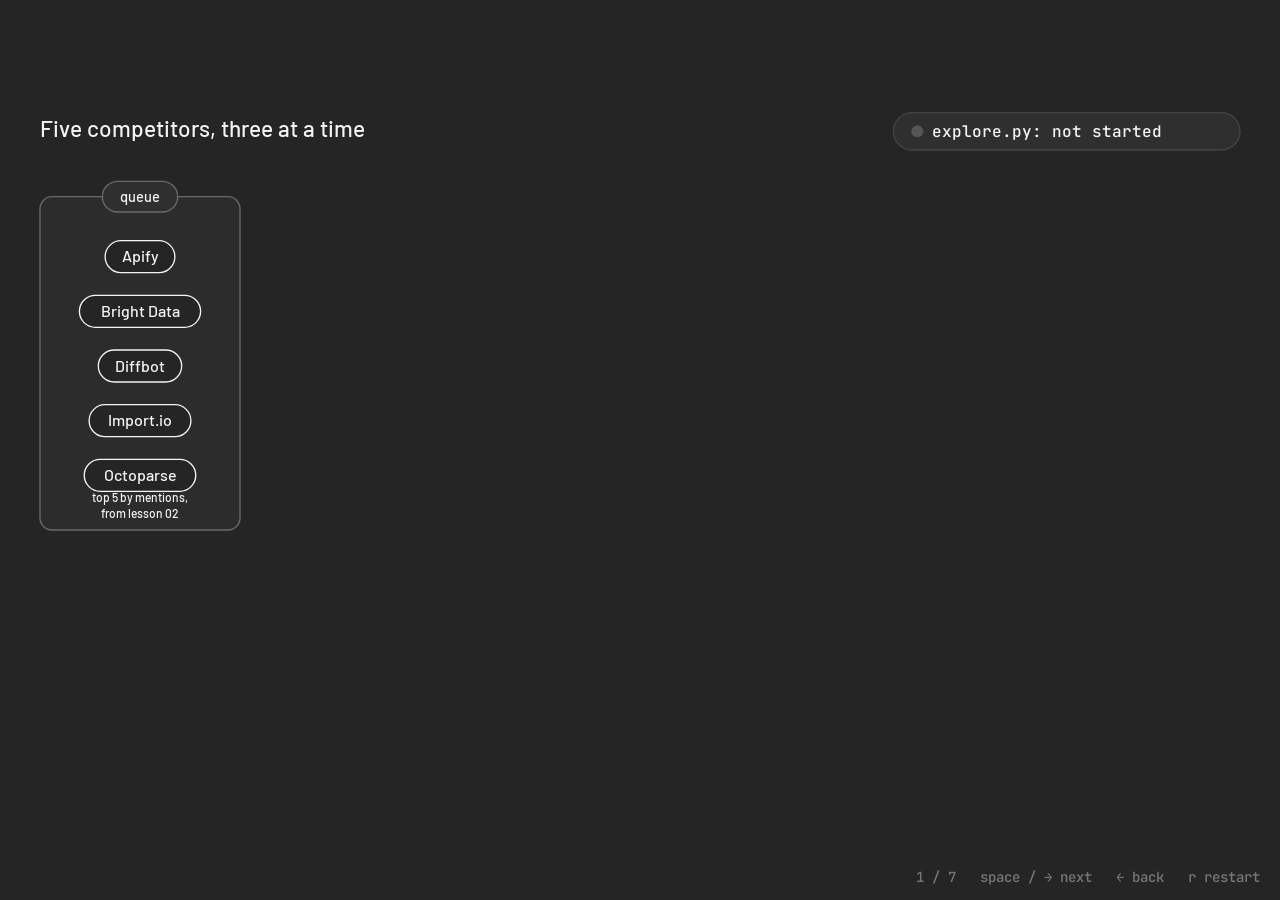
<file: diagrams/05-explore.html>
<!doctype html>
<html lang="en">
<head>
<meta charset="utf-8">
<meta name="viewport" content="width=device-width,initial-scale=1">
<title>Five competitors, three at a time</title>
<link href="https://fonts.googleapis.com/css2?family=Barlow:wght@500;600&family=JetBrains+Mono:wght@500&display=swap" rel="stylesheet">
<link href="diagram.css" rel="stylesheet">
</head>
<body>
<svg id="stage" viewBox="0 0 1920 1080" preserveAspectRatio="xMidYMid meet"></svg>
<div class="hud"><span id="step"></span> &nbsp; space / → next &nbsp; ← back &nbsp; r restart</div>
<script src="https://cdn.jsdelivr.net/npm/gsap@3.13.0/dist/gsap.min.js"></script>
<script src="diagram.js"></script>
<script>
// Lesson 05: explore.py runs the lesson 04 agent on the top 5 competitors, 3 at a time, each with its own process and
// its own Zyte browser. Every step goes into one SQLite database, the dashboard re-reads it.
// Timings are the recorded run in data/sample-run.db (2026-11-09), seconds from the start.
const { svg, el, txt, pill, arrow, pop, icon, run } = D;

const RUN = [   // company, lane, start, end, steps: [t, what]
  ['Apify', 0, 0.3, 46.2, [[15.4, "click 'Pricing'"], [31.0, "click 'Bill annually'"], [44.8, 'done']]],
  ['Bright Data', 1, 0.3, 57.3, [[13.0, 'click'], [23.3, "click 'Unlocker API'"], [43.5, 'click'], [56.3, 'done']]],
  ['Diffbot', 2, 0.3, 27.3, [[13.0, "click 'PRICING'"], [26.5, 'done']]],
  ['Import.io', 2, 28.5, 74.8, [[43.4, "click 'Pricing'"], [58.7, "click 'Monthly'"], [73.7, 'done']]],
  ['Octoparse', 0, 47.2, 84.4, [[61.2, "click 'Pricing'"], [83.4, 'done']]],
];
const LANE_Y = [270, 490, 710], QX = 210, QY = i => 250 + i * 82, SLOT = 590;

run((tl, api) => {
  const { stop, say } = api;
  txt('Five competitors, three at a time', { x: 60, y: 70, 'font-size': 34, fill: '#cfcfcf' });
  el('rect', { x: 1340, y: 34, width: 520, height: 56, rx: 28, fill: 'var(--panel)', stroke: '#444', 'stroke-width': 2 });
  const led = el('circle', { cx: 1376, cy: 62, r: 9, fill: '#555' });
  const meter = txt('explore.py: not started', { x: 1398, y: 71, 'font-size': 24, class: 'mono', fill: 'var(--muted)' });
  const clock = { s: 0 };
  api.refresh = () => {
    if (clock.s <= 0) return;
    const open = RUN.filter(([, , a, b]) => clock.s >= a && clock.s < b).length;
    meter.textContent = clock.s >= 84.4 ? 'done · 84 s · 15 units' : `${clock.s.toFixed(0)} s · ${open} browsers open`;
  };

  // ── left: the queue ──
  const queue = el('g', { opacity: 0 });
  el('rect', { x: 60, y: 160, width: 300, height: 500, rx: 18, fill: '#ffffff08', stroke: '#6a6a6a', 'stroke-width': 2 }, queue);
  pill(queue, 210, 160, 'queue', { stroke: '#6a6a6a', fill: 'var(--panel)', color: '#cfcfcf', size: 22 }).open();
  txt('top 5 by mentions,', { x: 210, y: 618, 'text-anchor': 'middle', 'font-size': 18, fill: 'var(--muted)' }, queue);
  txt('from lesson 02', { x: 210, y: 642, 'text-anchor': 'middle', 'font-size': 18, fill: 'var(--muted)' }, queue);
  const chips = RUN.map(([name], i) => pill(undefined, QX, QY(i), name, { size: 24 }).open());
  chips.forEach(c => c.g.setAttribute('opacity', 0));

  // ── middle: three lanes, each an agent.py process with its own browser ──
  const lanes = LANE_Y.map(y => {
    const g = el('g', { opacity: 0 });
    const box = el('rect', { x: 440, y: y - 90, width: 800, height: 180, rx: 16, fill: '#2a2a2a', stroke: '#6a6a6a', 'stroke-width': 2 }, g);
    txt('agent.py · own process', { x: 464, y: y - 56, 'font-size': 19, class: 'mono', fill: 'var(--muted)' }, g);
    const b = el('g', { opacity: 0.3 }, g);
    icon.browser(b, 1110, y - 6);
    txt('own Zyte browser', { x: 1110, y: y + 76, 'text-anchor': 'middle', 'font-size': 18, fill: 'var(--muted)' }, g);
    const status = txt('', { x: 470, y: y + 60, 'font-size': 21, class: 'mono', fill: 'var(--yellow)' }, g);
    return { g, box, b, status };
  });
  chips.forEach(c => svg.appendChild(c.g));   // chips travel on top of the lanes

  // ── right: the database and the dashboard, and a done list ──
  const db = el('g', { opacity: 0 });
  const DX = 1420, DY = 490;
  el('path', { d: `M${DX - 70} ${DY - 60} v120 a70 22 0 0 0 140 0 v-120`, fill: 'var(--bg)', stroke: 'var(--cyan)', 'stroke-width': 3 }, db);
  el('ellipse', { cx: DX, cy: DY - 60, rx: 70, ry: 22, fill: 'var(--bg)', stroke: 'var(--cyan)', 'stroke-width': 3 }, db);
  [-10, 30].forEach(dy => el('path', { d: `M${DX - 70} ${DY + dy} a70 22 0 0 0 140 0`, fill: 'none', stroke: 'var(--cyan)', 'stroke-width': 2 }, db));
  txt('workshop.db', { x: DX, y: DY + 118, 'text-anchor': 'middle', 'font-size': 26 }, db);
  txt('every step, every price', { x: DX, y: DY + 146, 'text-anchor': 'middle', 'font-size': 18, fill: 'var(--muted)' }, db);
  const dash = el('g', { opacity: 0 });
  el('rect', { x: 1610, y: 190, width: 250, height: 170, rx: 10, fill: '#1c1c1c', stroke: 'var(--cyan)', 'stroke-width': 3 }, dash);
  el('line', { x1: 1610, y1: 222, x2: 1860, y2: 222, stroke: 'var(--cyan)', 'stroke-width': 2 }, dash);
  [0, 1, 2, 3, 4].forEach(i => el('rect', { x: 1630 + i * 44, y: 236, width: 34, height: 40, rx: 4, fill: '#2a2a2a', stroke: '#444' }, dash));
  [[70, 'var(--green)'], [120, 'var(--yellow)'], [95, 'var(--cyan)']].forEach(([w, c], i) => el('rect', { x: 1630, y: 292 + i * 20, width: w, height: 12, rx: 6, fill: c }, dash));
  txt('live dashboard', { x: 1735, y: 398, 'text-anchor': 'middle', 'font-size': 24 }, dash);
  txt('re-reads every 2 s', { x: 1735, y: 424, 'text-anchor': 'middle', 'font-size': 18, fill: 'var(--muted)' }, dash);
  const doneHead = txt('done', { x: 1735, y: 552, 'text-anchor': 'middle', 'font-size': 22, fill: 'var(--green)', opacity: 0 });
  let doneN = 0;

  // phase 0: the queue
  tl.to(queue, { opacity: 1, duration: 0.4 }, 0);
  chips.forEach((c, i) => pop(tl, c.g, 0.2 + i * 0.12));
  stop();

  // phase 1: three agents, three browsers
  lanes.forEach((l, i) => pop(tl, l.g, i ? '-=0.15' : undefined));
  stop();

  // helpers to move chips and light lanes at a recorded second inside the current phase
  const move = (i, x, y, pos) => tl.to(chips[i].g, { x: x - QX, y: y - QY(i), duration: 0.45, ease: 'power2.inOut' }, pos);
  const light = (lane, on, pos) => {
    tl.to(lanes[lane].box, { stroke: on ? 'var(--green)' : '#6a6a6a', fill: on ? '#234d4166' : '#2a2a2a', duration: 0.25 }, pos);
    tl.to(lanes[lane].b, { opacity: on ? 1 : 0.3, duration: 0.25 }, pos);
  };
  const play = (s0, s1, dur) => {
    const T0 = tl.duration(), at = s => T0 + (s - s0) / (s1 - s0) * dur;
    tl.to(clock, { s: s1, duration: dur, ease: 'none' }, T0);
    RUN.forEach(([name, lane, start, end, steps], i) => {
      if (start >= s0 && start < s1) {
        move(i, SLOT, LANE_Y[lane] - 20, at(start));
        light(lane, true, at(start));
        say(lanes[lane].status, 'connecting', at(start));
      }
      steps.forEach(([t, what], k) => {
        if (t > s0 && t <= s1) say(lanes[lane].status, `step ${k + 1} · ${what}`, at(t));
      });
      if (end > s0 && end <= s1) {
        light(lane, false, at(end));
        say(lanes[lane].status, '', at(end) + 0.3);
        move(i, 1735, 596 + doneN++ * 52, at(end));
        if (doneN === 1) tl.to(doneHead, { opacity: 1, duration: 0.3 }, at(end));
      }
    });
  };

  // phase 2: the first three go; each opens its own browser
  tl.to(led, { fill: 'var(--green)', duration: 0.2 }).to(meter, { fill: 'var(--green)', duration: 0.2 }, '<');
  play(0, 6, 1.2);
  stop();

  // phase 3: every step goes into one database, the dashboard reads it
  pop(tl, db);
  LANE_Y.forEach((y, i) => arrow({ x1: 1240, y1: y, x2: 1340, y2: DY + (y - DY) * 0.25 })(tl, i ? '-=0.3' : undefined));
  pill(undefined, 1290, 400, 'every step', { size: 18 }).show(tl);
  pop(tl, dash);
  arrow({ x1: 1470, y1: 420, x2: 1600, y2: 330, dashed: true })(tl);
  stop();

  // phase 4: Diffbot is done first, Import.io takes its place
  play(6, 30, 3.2);
  stop();

  // phase 5: the rest, until the queue is empty
  play(30, 84.4, 6);
  tl.to(led, { fill: '#555', duration: 0.2 });
  stop();

  // phase 6: what it took
  const sum = el('g', { opacity: 0 });
  el('rect', { x: 440, y: 860, width: 1420, height: 150, rx: 14, fill: '#234d41', stroke: 'var(--green)', 'stroke-width': 2 }, sum);
  txt('5 competitors in 84 s. Browsers were open 196 s in total: running 3 at a time saved 111 s', { x: 470, y: 912, 'font-size': 26, fill: '#e6e6e6' }, sum);
  txt('15 browser units · $0.03 for the model · one site hangs, the other agents carry on', { x: 470, y: 960, 'font-size': 24, fill: '#9ff0cc' }, sum);
  pop(tl, sum);
  stop();
});
</script>
</body>
</html>
</file>
<file: diagrams/diagram.css>
:root { --bg:#252525; --fg:#f4f4f4; --muted:#9a9a9a; --line:#f4f4f4; --cyan:#5ec8e8; --yellow:#dfc765;
        --green:#1ec98a; --green-tint:#234d41; --red:#e5484d; --red-tint:#582828; --olive:#585828; --panel:#2f2f2f; }
html, body { margin:0; height:100%; background:var(--bg); overflow:hidden; }
body { font-family:Barlow, system-ui, sans-serif; color:var(--fg); }
svg { width:100vw; height:100vh; display:block; cursor:pointer; }
text { fill:var(--fg); font-family:Barlow, system-ui, sans-serif; font-weight:500; }
.mono { font-family:"JetBrains Mono", monospace; }
text.pre { white-space:pre; }
.halo { paint-order:stroke; stroke:var(--bg); stroke-width:10px; stroke-linejoin:round; }
.hud { position:fixed; right:20px; bottom:14px; font:500 14px "JetBrains Mono", monospace; color:#777; user-select:none; }
.auto .hud { display:none; }
.embedded .hud { display:none; }
</file>
